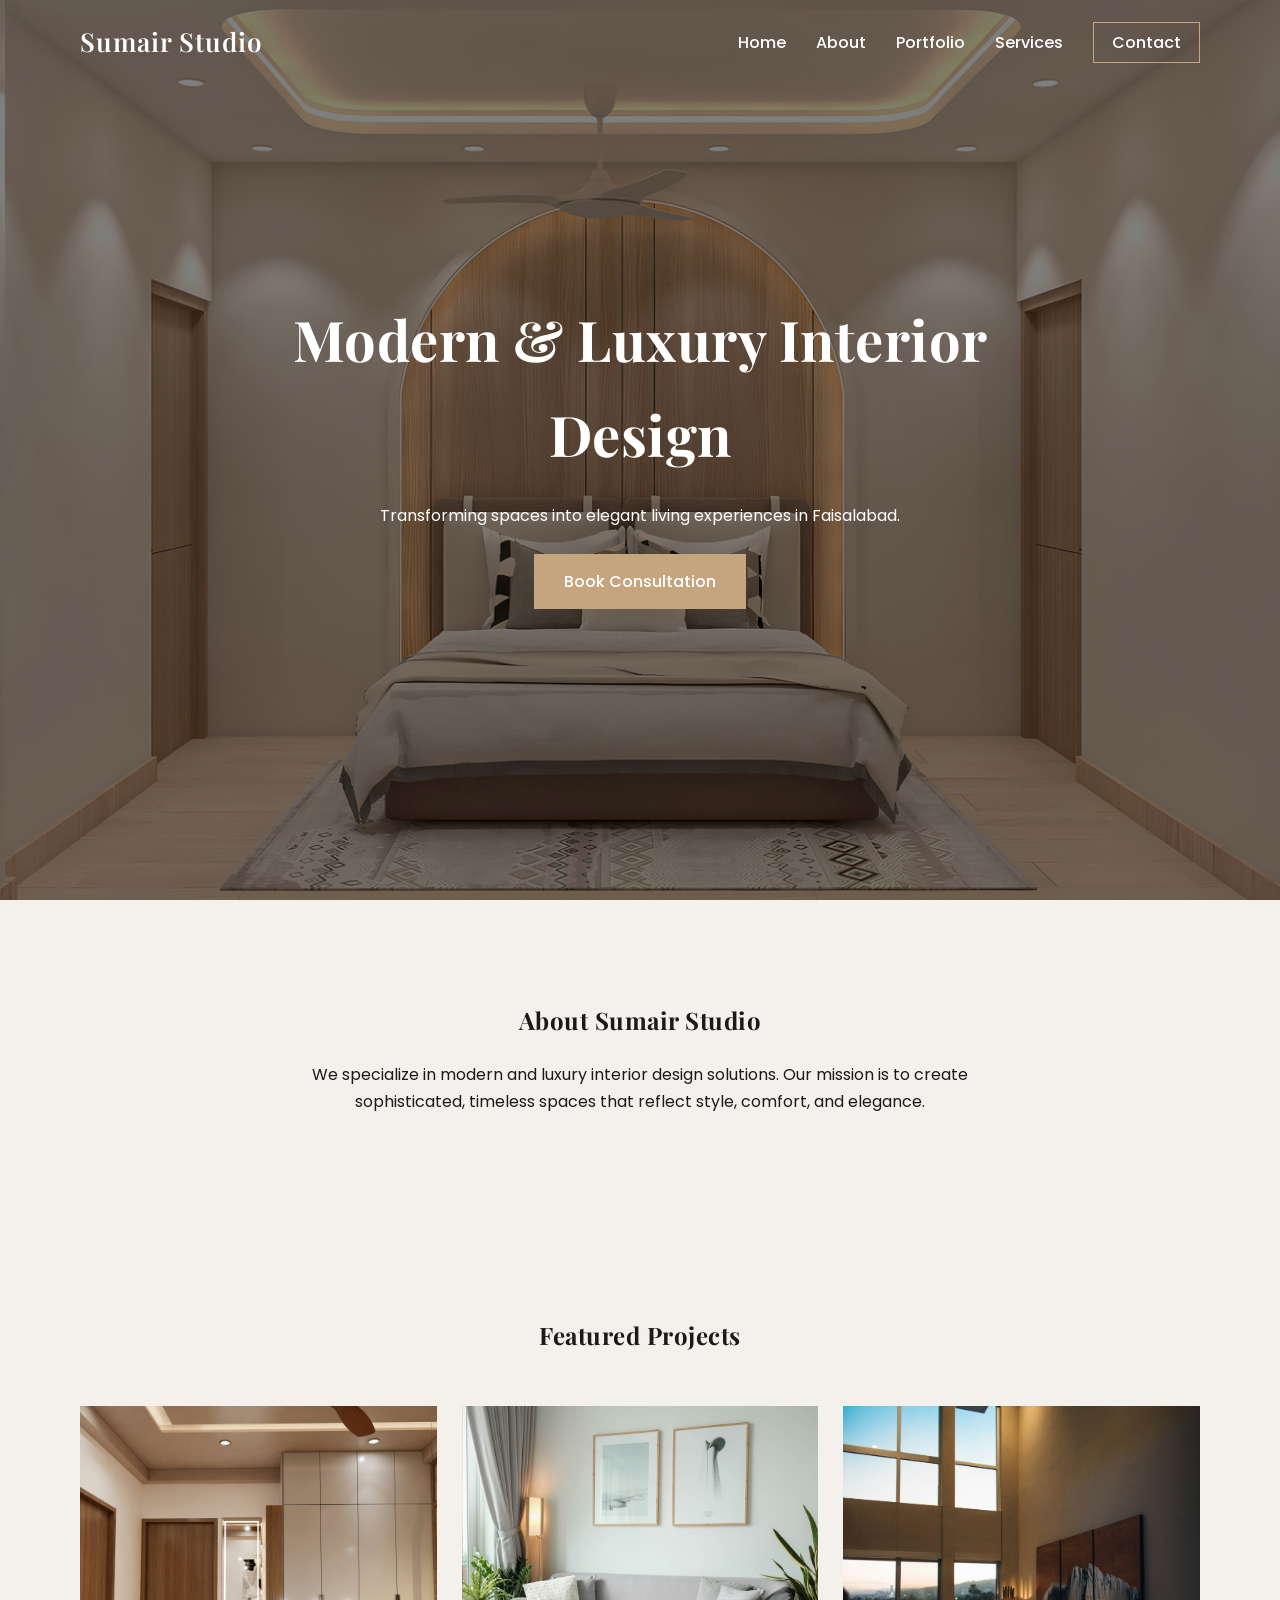
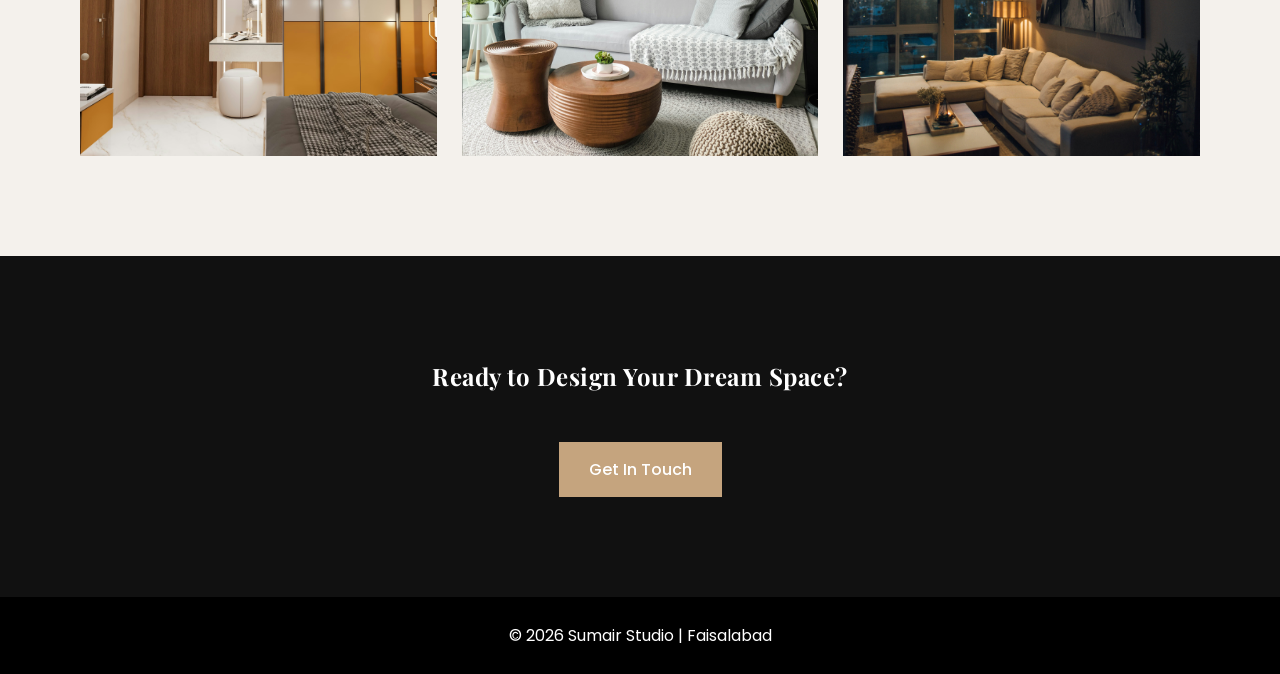
<file: index.html>
<!DOCTYPE html>
<html lang="en">
<head>
    <meta charset="UTF-8">
    <title>Sumair Studio | Interior Design</title>
    <link rel="stylesheet" href="css/style.css">
    <link href="https://fonts.googleapis.com/css2?family=Playfair+Display:wght@500;600;700&family=Poppins:wght@300;400;500&display=swap" rel="stylesheet">
    <script src="js/script.js"></script>

</head>
<body>

    <!-- Navbar -->
    <header>
        <div class="logo" style="color: white;">Sumair Studio</div>
        <nav>
            <ul>
                <li><a href="index.html">Home</a></li>
                <li><a href="about.html">About</a></li>
                <li><a href="portfolio.html">Portfolio</a></li>
                <li><a href="services.html">Services</a></li>
                <li><a href="contact.html" class="btn">Contact</a></li>
            </ul>
        </nav>
    </header>

    <!-- Hero Section -->
    <section class="hero">
        <div class="overlay"></div>
        <div class="hero-content">
            <h1>Modern & Luxury Interior Design</h1>
            <p>Transforming spaces into elegant living experiences in Faisalabad.</p>
            <a href="#" class="cta-btn">Book Consultation</a>
        </div>
    </section>

    <!-- About Preview -->
    <section class="about-preview reveal">

        <h2>About Sumair Studio</h2>
        <p>
            We specialize in modern and luxury interior design solutions.
            Our mission is to create sophisticated, timeless spaces that
            reflect style, comfort, and elegance.
        </p>
    </section>

    <!-- Featured Projects -->
    <section class="projects">
        <h2>Featured Projects</h2>
        <div class="project-grid">
            <div class="project-item project1"></div>
            <div class="project-item project2"></div>
            <div class="project-item project3"></div>
        </div>
    </section>

    <!-- Call To Action -->
    <section class="cta-section">
        <h2>Ready to Design Your Dream Space?</h2>
        <a href="contact.html" class="cta-btn">Get In Touch</a>
    </section>

    <!-- Footer -->
    <footer>
        <p>© 2026 Sumair Studio | Faisalabad</p>
    </footer>

</body>
</html>
</file>
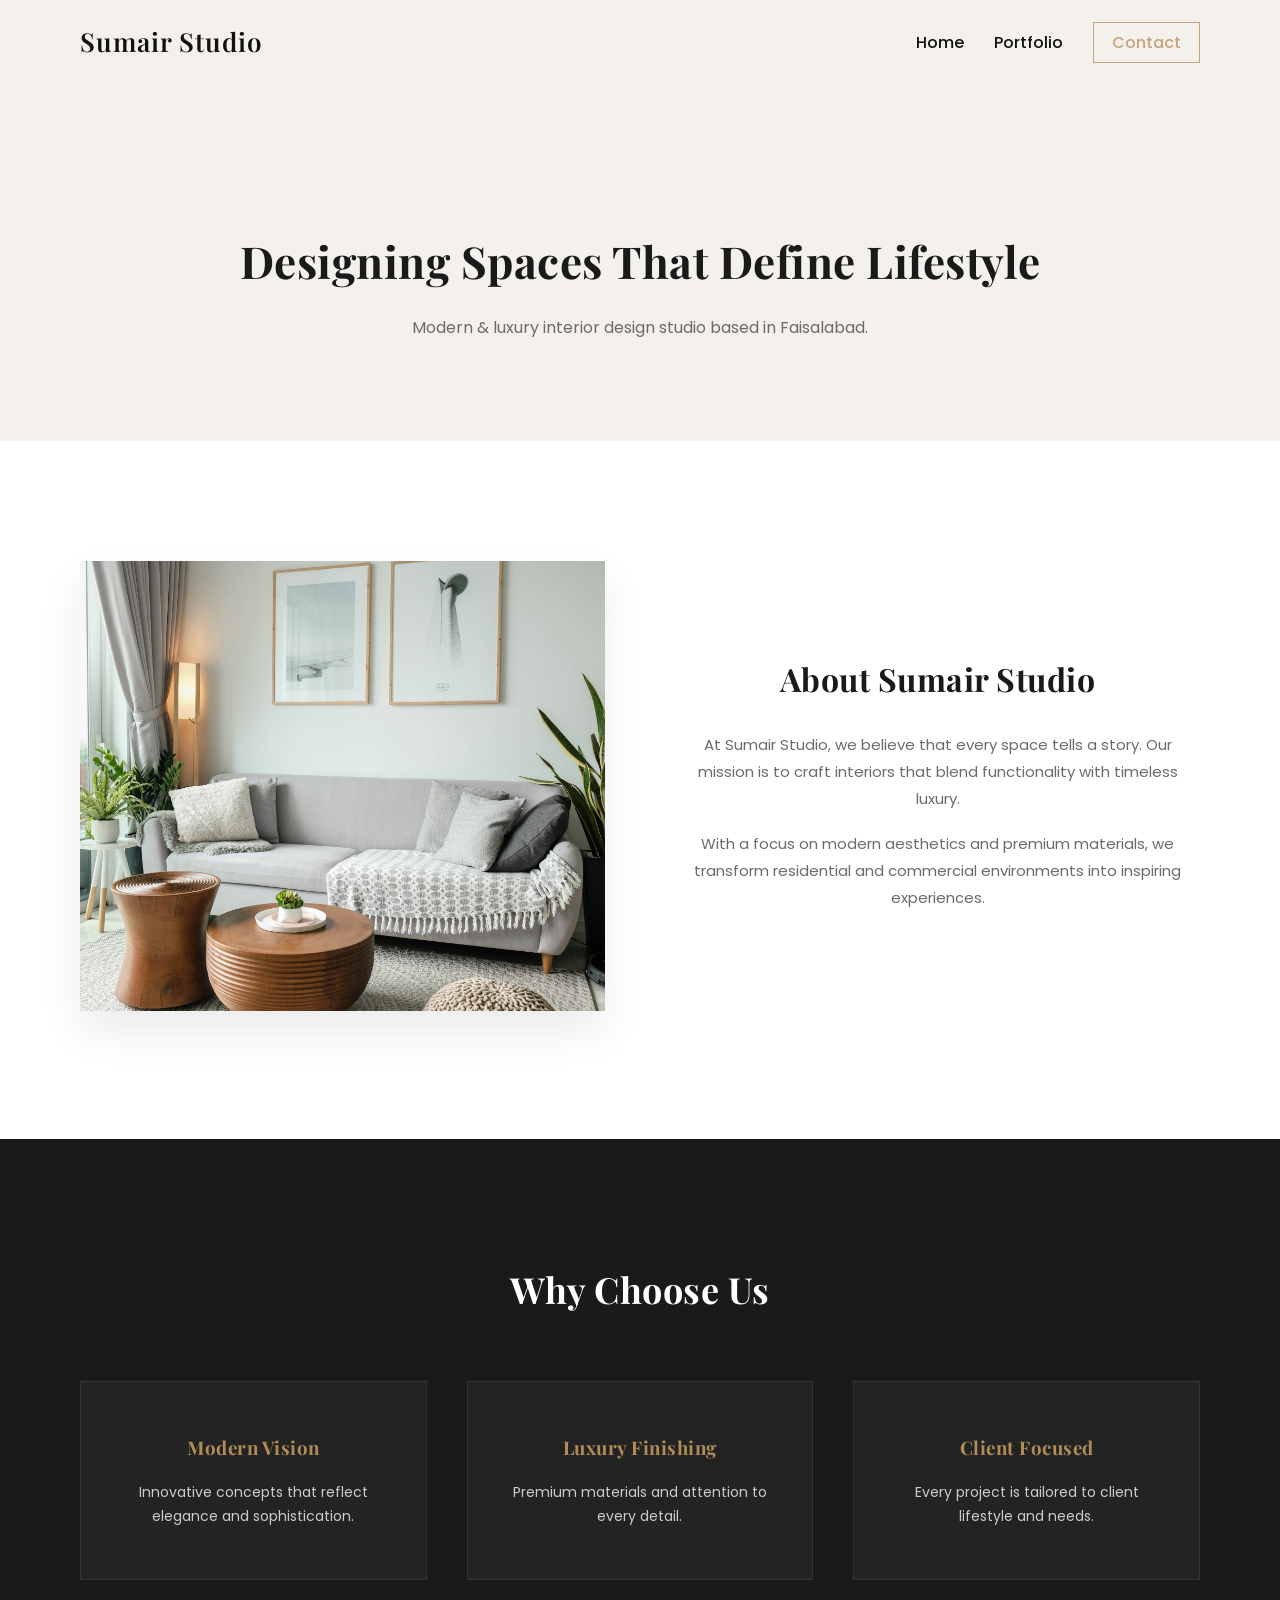
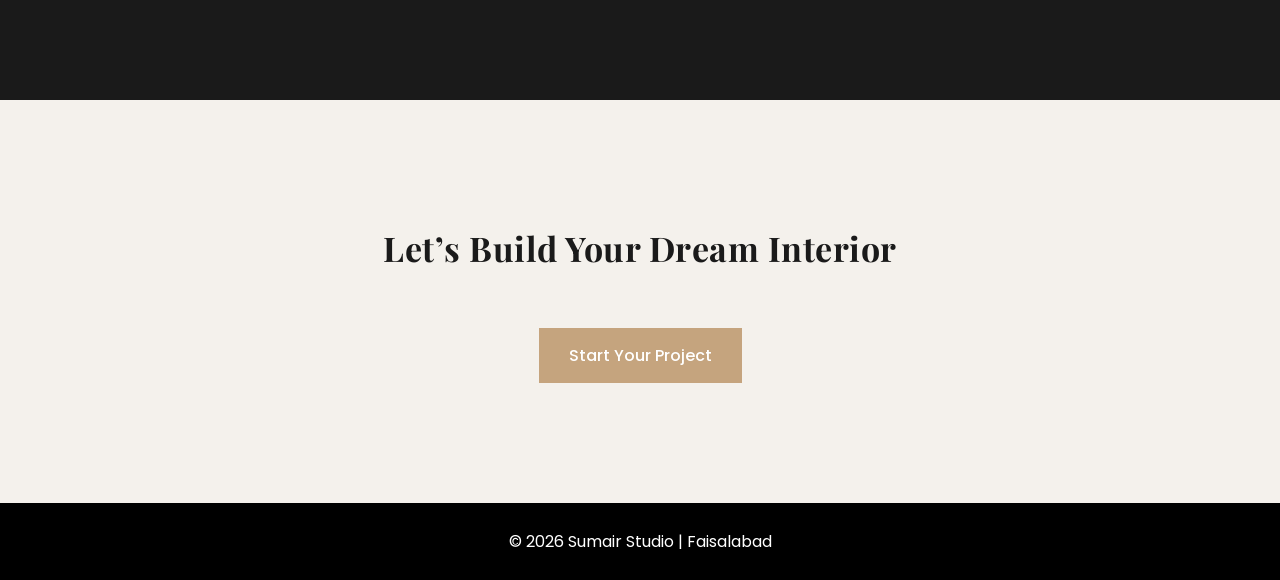
<file: about.html>
<!DOCTYPE html>
<html lang="en">
<head>
    <meta charset="UTF-8">
    <title>About | Sumair Studio</title>
    <link rel="stylesheet" href="css/style.css">
    <link href="https://fonts.googleapis.com/css2?family=Playfair+Display:wght@500;600;700&family=Poppins:wght@300;400;500&display=swap" rel="stylesheet">
    <script src="js/script.js"></script>

</head>
<body>

    <!-- Header -->
    <header class="normal-header">
        <div class="logo dark">Sumair Studio</div>
        <nav>
            <ul>
                <li><a href="index.html" class="dark-link">Home</a></li>
                <li><a href="portfolio.html" class="dark-link">Portfolio</a></li>
                <li><a href="contact.html" class="btn dark-btn">Contact</a></li>
            </ul>
        </nav>
    </header>

    <!-- About Hero -->
    <section class="about-hero">
        <h1>Designing Spaces That Define Lifestyle</h1>
        <p>Modern & luxury interior design studio based in Faisalabad.</p>
    </section>

    <!-- Designer Section -->
    <section class="about-content">
        <div class="about-grid">
            <div class="about-image">
                <img src="images/project2.jpg" alt="Interior Design">
            </div>
            <div class="about-text">
                <h2>About Sumair Studio</h2>
                <p>
                    At Sumair Studio, we believe that every space tells a story.
                    Our mission is to craft interiors that blend functionality
                    with timeless luxury.
                </p>
                <p>
                    With a focus on modern aesthetics and premium materials,
                    we transform residential and commercial environments into
                    inspiring experiences.
                </p>
            </div>
        </div>
    </section>

    <!-- Why Choose Us -->
    <section class="why-section">
        <h2>Why Choose Us</h2>
        <div class="why-grid">
            <div class="why-card">
                <h3>Modern Vision</h3>
                <p>Innovative concepts that reflect elegance and sophistication.</p>
            </div>
            <div class="why-card">
                <h3>Luxury Finishing</h3>
                <p>Premium materials and attention to every detail.</p>
            </div>
            <div class="why-card">
                <h3>Client Focused</h3>
                <p>Every project is tailored to client lifestyle and needs.</p>
            </div>
        </div>
    </section>

    <!-- CTA -->
    <section class="about-cta">
        <h2>Let’s Build Your Dream Interior</h2>
        <a href="contact.html" class="cta-btn">Start Your Project</a>
    </section>

    <footer>
        <p>© 2026 Sumair Studio | Faisalabad</p>
    </footer>

</body>
</html>
</file>
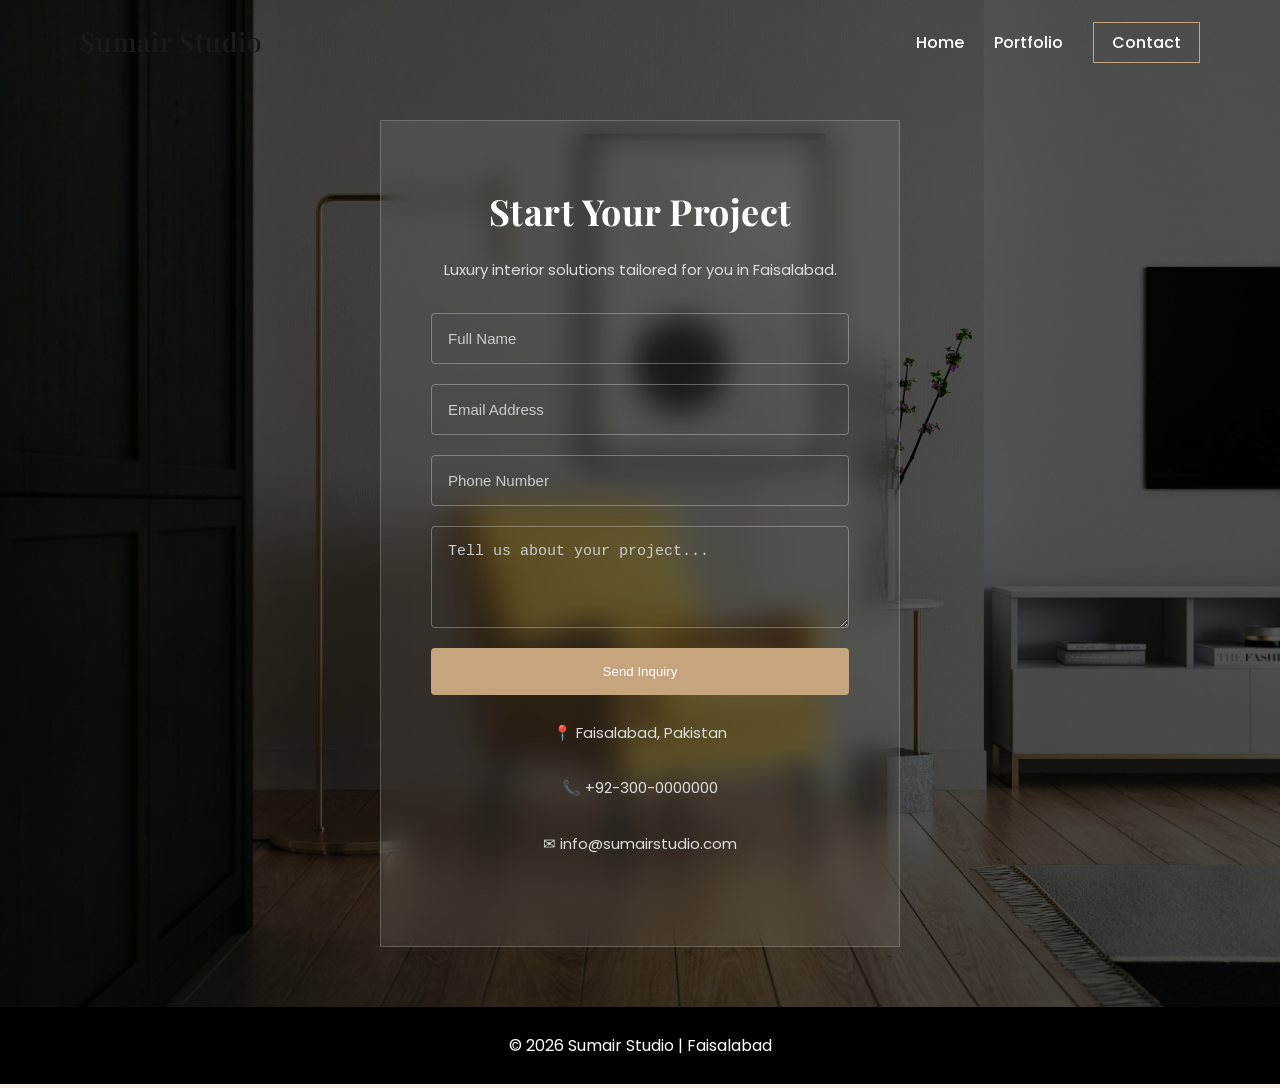
<file: contact.html>
<!DOCTYPE html>
<html lang="en">
<head>
    <meta charset="UTF-8">
    <title>Contact | Sumair Studio</title>
    <link rel="stylesheet" href="css/style.css">
    <link href="https://fonts.googleapis.com/css2?family=Playfair+Display:wght@500;600;700&family=Poppins:wght@300;400;500&display=swap" rel="stylesheet">
    <script src="js/script.js"></script>

</head>
<body>

    <!-- Transparent Header -->
    <header>
        <div class="logo">Sumair Studio</div>
        <nav>
            <ul>
                <li><a href="index.html">Home</a></li>
                <li><a href="portfolio.html">Portfolio</a></li>
                <li><a href="contact.html" class="btn">Contact</a></li>
            </ul>
        </nav>
    </header>

    <!-- Premium Contact Section -->
    <section class="premium-contact">

        <div class="contact-overlay"></div>

        <div class="contact-box">
            <h1>Start Your Project</h1>
            <p>Luxury interior solutions tailored for you in Faisalabad.</p>

            <form class="contact-form">
                <input type="text" placeholder="Full Name" required>
                <input type="email" placeholder="Email Address" required>
                <input type="tel" placeholder="Phone Number" required>
                <textarea placeholder="Tell us about your project..." rows="4"></textarea>
                <button type="submit">Send Inquiry</button>
            </form>

            <div class="contact-details">
                <p>📍 Faisalabad, Pakistan</p>
                <p>📞 +92-300-0000000</p>
                <p>✉ info@sumairstudio.com</p>
            </div>
        </div>

    </section>

    <footer>
        <p>© 2026 Sumair Studio | Faisalabad</p>
    </footer>

</body>
</html>
</file>
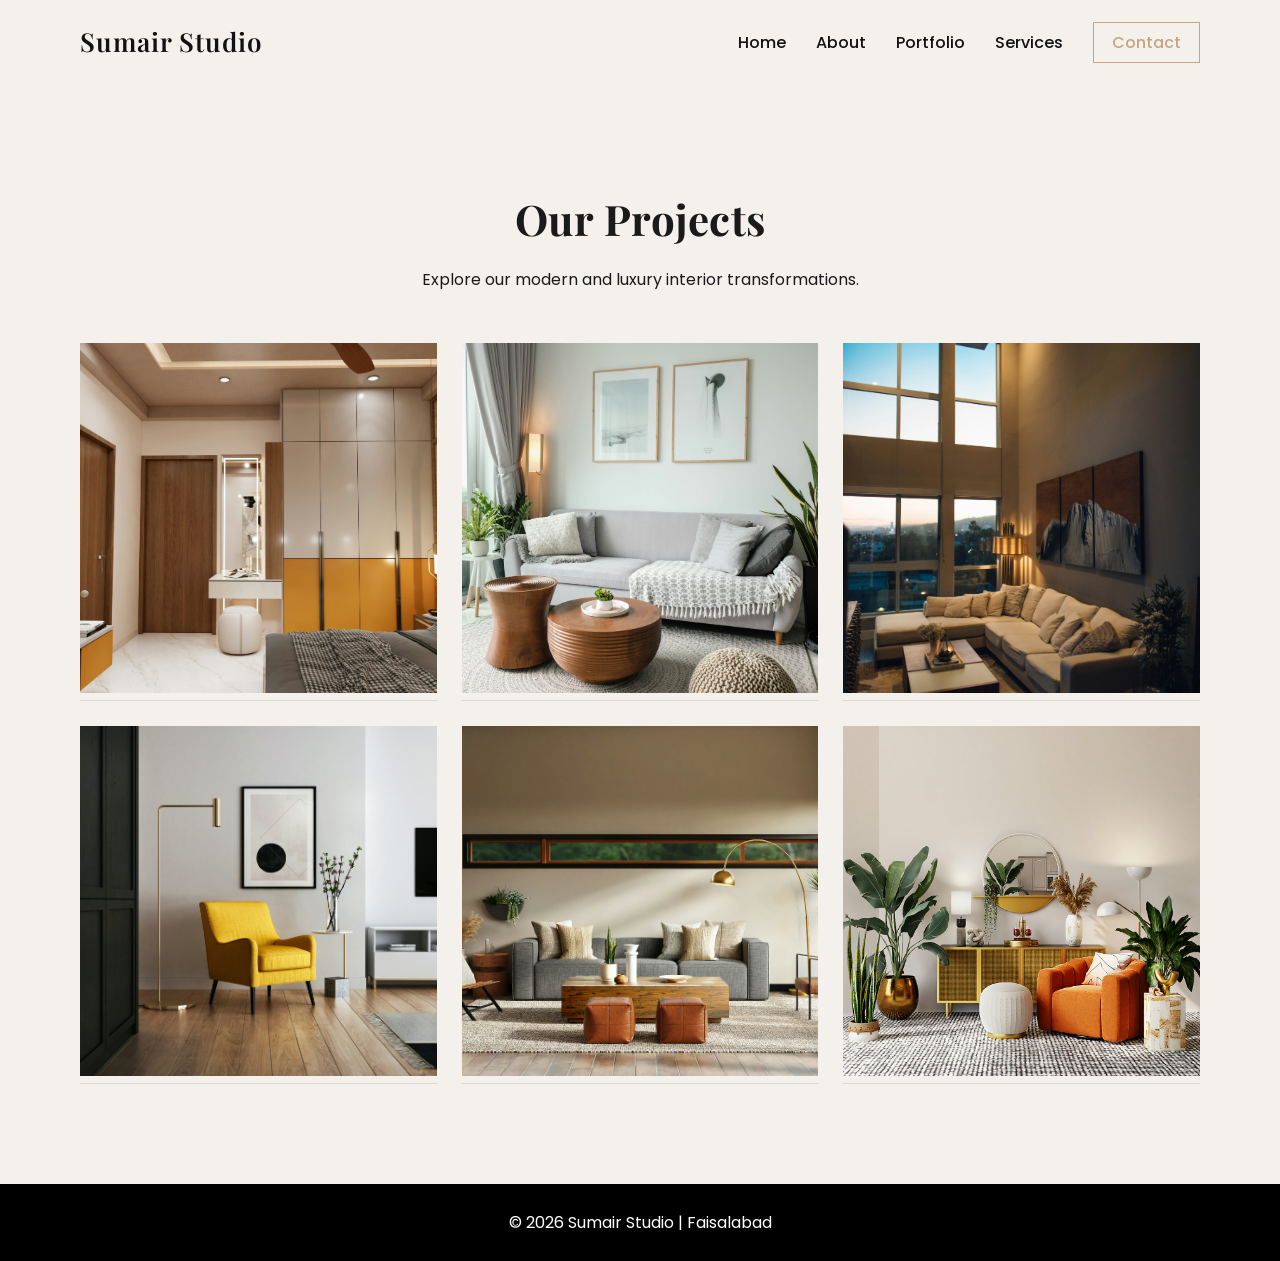
<file: portfolio.html>
<!DOCTYPE html>
<html lang="en">
<head>
    <meta charset="UTF-8">
    <title>Portfolio | Sumair Studio</title>
    <link rel="stylesheet" href="css/style.css">
    <link href="https://fonts.googleapis.com/css2?family=Playfair+Display:wght@500;600;700&family=Poppins:wght@300;400;500&display=swap" rel="stylesheet">
    <script src="js/script.js"></script>

</head>
<body>

<header class="normal-header">
    <div class="logo dark">Sumair Studio</div>
    <nav>
        <ul>
            <li><a href="index.html" class="dark-link">Home</a></li>
            <li><a href="about.html" class="dark-link">About</a></li>
            <li><a href="portfolio.html" class="dark-link">Portfolio</a></li>
            <li><a href="services.html" class="dark-link">Services</a></li>
            <li><a href="contact.html" class="btn dark-btn">Contact</a></li>
        </ul>
    </nav>
</header>

<section class="portfolio-section">
    <h1>Our Projects</h1>
    <p>Explore our modern and luxury interior transformations.</p>

    <div class="portfolio-grid">

        <div class="portfolio-item">
            <img src="images/project1.jpg">
            <div class="portfolio-overlay">
                <h3>Luxury Living Room</h3>
            </div>
        </div>

        <div class="portfolio-item">
            <img src="images/project2.jpg">
            <div class="portfolio-overlay">
                <h3>Modern Bedroom</h3>
            </div>
        </div>

        <div class="portfolio-item">
            <img src="images/project3.jpg">
            <div class="portfolio-overlay">
                <h3>Contemporary Kitchen</h3>
            </div>
        </div>

        <div class="portfolio-item">
            <img src="images/project4.jpg">
            <div class="portfolio-overlay">
                <h3>Office Interior</h3>
            </div>
        </div>

        <div class="portfolio-item">
            <img src="images/project5.jpg">
            <div class="portfolio-overlay">
                <h3>Luxury Lounge</h3>
            </div>
        </div>

        <div class="portfolio-item">
            <img src="images/project6.jpg">
            <div class="portfolio-overlay">
                <h3>Dining Area</h3>
            </div>
        </div>

    </div>
</section>

<footer>
    <p>© 2026 Sumair Studio | Faisalabad</p>
</footer>

</body>
</html>
</file>
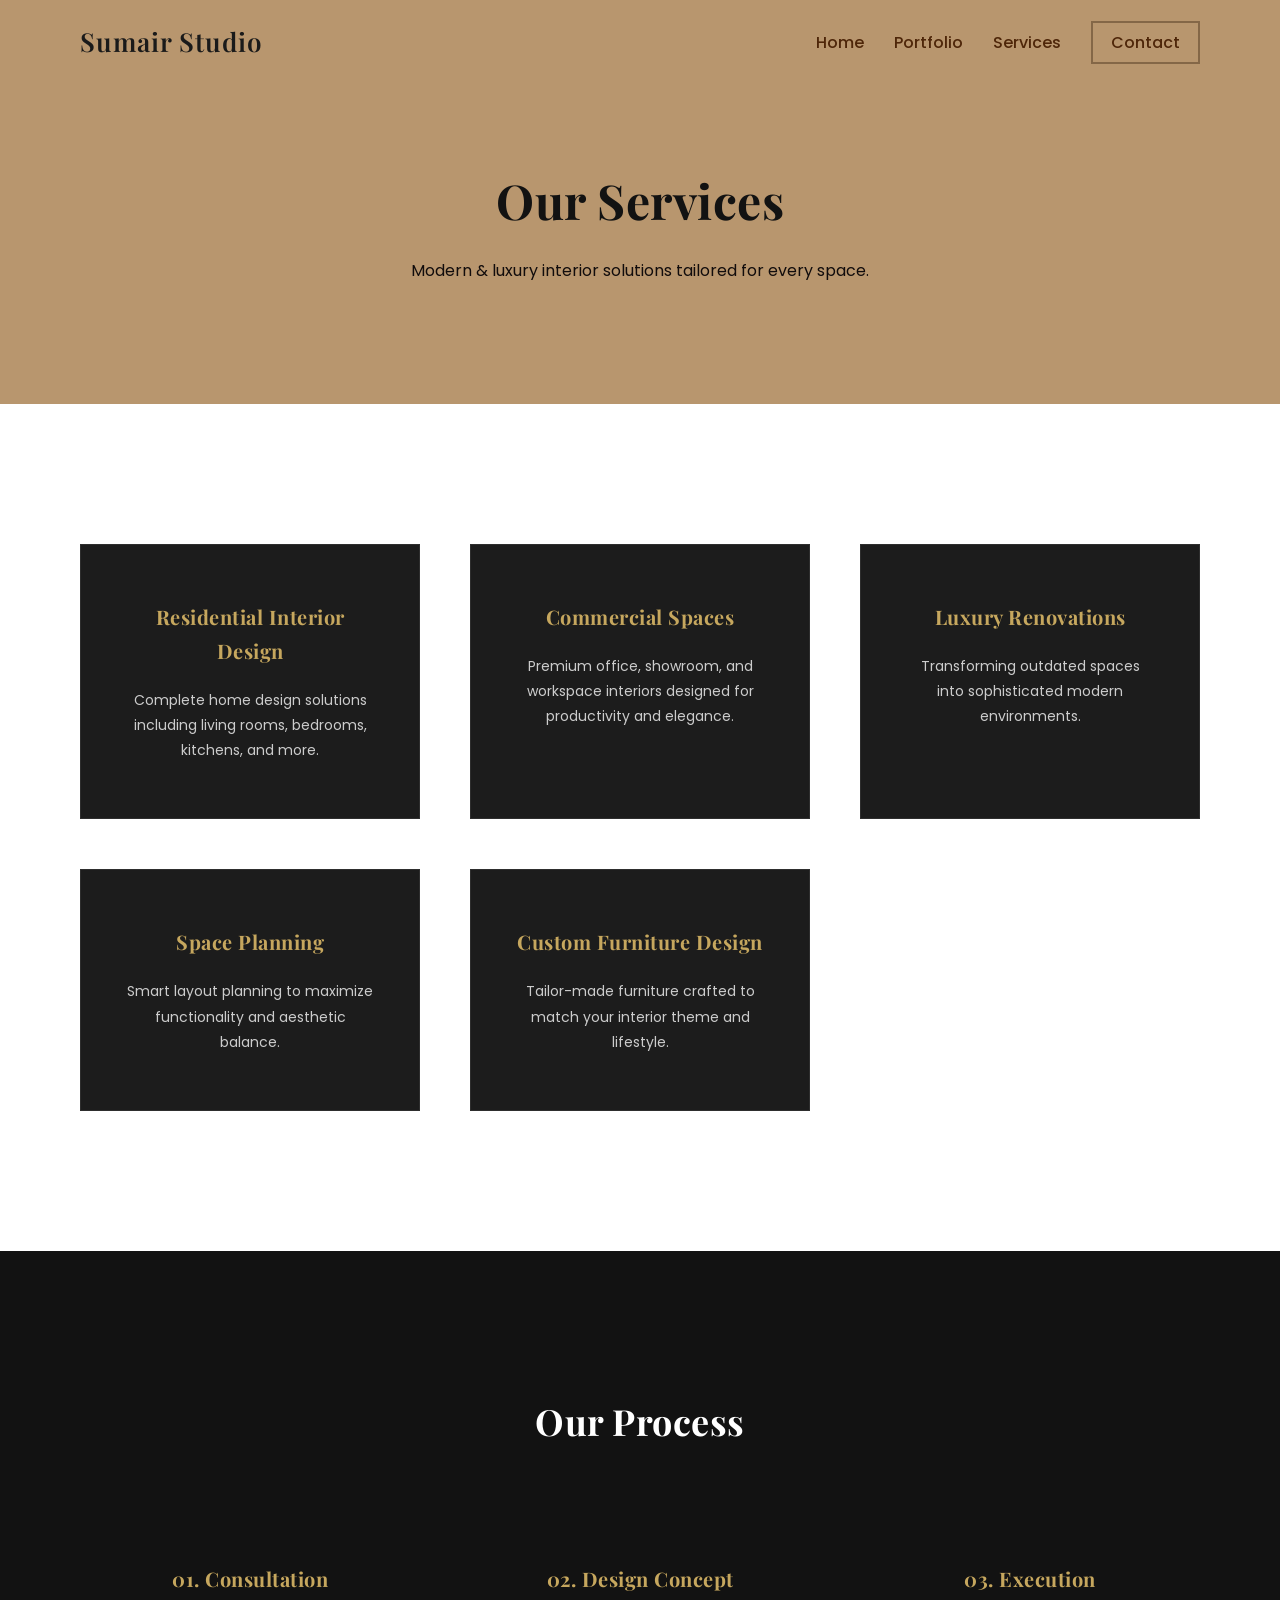
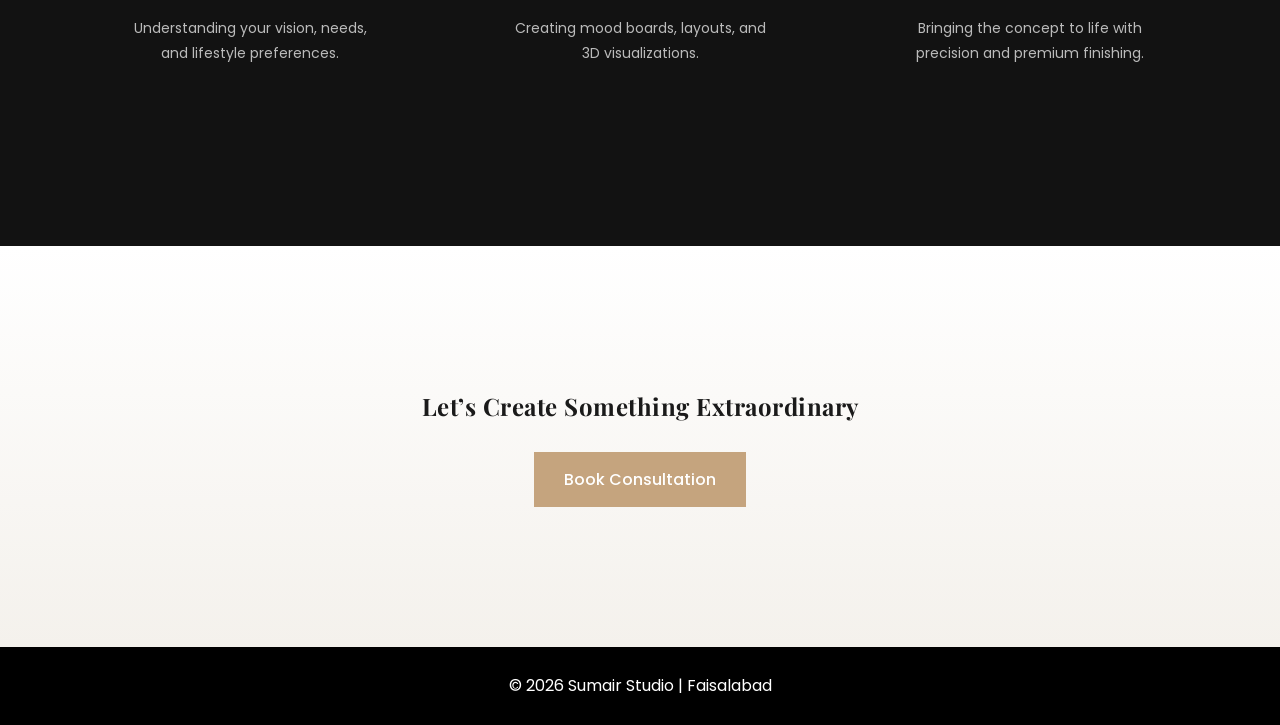
<file: services.html>
<!DOCTYPE html>
<html lang="en">
<head>
    <meta charset="UTF-8">
    <title>Services | Sumair Studio</title>

    <!-- Luxury Fonts -->
    <link href="https://fonts.googleapis.com/css2?family=Playfair+Display:wght@500;600;700&family=Poppins:wght@300;400;500&display=swap" rel="stylesheet">

    <link rel="stylesheet" href="css/style.css">
</head>
<body>

    <!-- Header -->
    <header>
        <div class="logo">Sumair Studio</div>
        <nav>
            <ul>
                <li><a style="color: rgb(78, 38, 9);"  href="index.html">Home</a></li>
                <li><a style="color: rgb(78, 38, 9);"   href="portfolio.html">Portfolio</a></li>
                <li><a style="color: rgb(78, 38, 9);"  href="services.html">Services</a></li>
                <li><a style="color: rgb(78, 38, 9); border: 2px solid #846747;" href="contact.html" class="btn">Contact</a></li>
            </ul>
        </nav>
    </header>

    <!-- Hero -->
    <section class="services-hero">
        <h1>Our Services</h1>
        <p>Modern & luxury interior solutions tailored for every space.</p>
    </section>

    <!-- Services Grid -->
    <section class="services-section reveal">
        <div class="services-grid">

            <div class="service-card">
                <h3>Residential Interior Design</h3>
                <p>Complete home design solutions including living rooms, bedrooms, kitchens, and more.</p>
            </div>

            <div class="service-card">
                <h3>Commercial Spaces</h3>
                <p>Premium office, showroom, and workspace interiors designed for productivity and elegance.</p>
            </div>

            <div class="service-card">
                <h3>Luxury Renovations</h3>
                <p>Transforming outdated spaces into sophisticated modern environments.</p>
            </div>

            <div class="service-card">
                <h3>Space Planning</h3>
                <p>Smart layout planning to maximize functionality and aesthetic balance.</p>
            </div>

            <div class="service-card">
                <h3>Custom Furniture Design</h3>
                <p>Tailor-made furniture crafted to match your interior theme and lifestyle.</p>
            </div>

        </div>
    </section>

    <!-- Process Section -->
    <section class="process-section">
        <h2>Our Process</h2>

        <div class="process-grid">

            <div class="process-step">
                <h3>01. Consultation</h3>
                <p>Understanding your vision, needs, and lifestyle preferences.</p>
            </div>

            <div class="process-step">
                <h3>02. Design Concept</h3>
                <p>Creating mood boards, layouts, and 3D visualizations.</p>
            </div>

            <div class="process-step">
                <h3>03. Execution</h3>
                <p>Bringing the concept to life with precision and premium finishing.</p>
            </div>

        </div>
    </section>

    <!-- CTA -->
    <section class="services-cta">
        <h2>Let’s Create Something Extraordinary</h2>
        <a href="contact.html" class="cta-btn">Book Consultation</a>
    </section>

    <footer>
        <p>© 2026 Sumair Studio | Faisalabad</p>
    </footer>

    <script src="js/script.js"></script>

</body>
</html>
</file>
<file: css/style.css>
/* Reset */
* {
    margin: 0;
    padding: 0;
    box-sizing: border-box;
}

body {
    font-family: 'Poppins', sans-serif;
    background-color: #f4f1ec;
    color: #1a1a1a;
    line-height: 1.7;
}

h1, h2, h3 {
    font-family: 'Playfair Display', serif;
    letter-spacing: 0.5px;
}



/* Navbar */
header {
    display: flex;
    justify-content: space-between;
    align-items: center;
    padding: 20px 80px;
    position: absolute;
    width: 100%;
    z-index: 10;
}

.logo {
    font-family: 'Playfair Display', serif;
    font-size: 26px;
    font-weight: 600;
    letter-spacing: 1px;
}


nav ul {
    list-style: none;
    display: flex;
    gap: 30px;
}

nav a {
    text-decoration: none;
    color: white;
    font-weight: 500;
    transition: 0.3s;
}

nav a:hover {
    color: #C5A47E;
}

.btn {
    padding: 8px 18px;
    border: 1px solid #C5A47E;
}

.btn:hover {
    background-color: #C5A47E;
    color: white;
}

/* Hero */
.hero {
    height: 100vh;
    background: url('../images/hero.jpg') no-repeat center center/cover;
    position: relative;
    display: flex;
    align-items: center;
    justify-content: center;
    text-align: center;
}

.overlay {
    position: absolute;
    width: 100%;
    height: 100%;
    background: rgba(0,0,0,0.5);
}

.hero-content {
    position: relative;
    color: white;
    max-width: 700px;
}

.hero-content h1 {
    font-size: 56px;
    margin-bottom: 20px;
}

.cta-btn {
    display: inline-block;
    margin-top: 25px;
    padding: 14px 30px;
    background-color: #C5A47E;
    color: white;
    text-decoration: none;
    font-weight: 500;
    transition: 0.3s;
}

.cta-btn:hover {
    background-color: #a88a64;
}

/* Sections */
section {
    padding: 100px 80px;
    text-align: center;
}

.about-preview p {
    max-width: 700px;
    margin: 20px auto 0;
}

/* Projects */
.project-grid {
    display: grid;
    grid-template-columns: repeat(3, 1fr);
    gap: 25px;
    margin-top: 50px;
}

.project-item {
    height: 350px;
    background-size: cover;
    background-position: center;
    transition: transform 0.4s ease;
}

.project-item:hover {
    transform: scale(1.05);
}

.project1 {
    background-image: url('../images/project1.jpg');
}

.project2 {
    background-image: url('../images/project2.jpg');
}

.project3 {
    background-image: url('../images/project3.jpg');
}

/* CTA Section */
.cta-section {
    background-color: #111;
    color: white;
}

.cta-section h2 {
    margin-bottom: 20px;
}

/* Footer */
footer {
    text-align: center;
    padding: 25px;
    background-color: #000;
    color: white;
}




/* Dark Header Version */
.normal-header {
    position: static;
    padding: 20px 80px;
}

.dark {
    color: #111;
}

.dark-link {
    color: #111;
}

.dark-link:hover {
    color: #C5A47E;
}

.dark-btn {
    border: 1px solid #C5A47E;
    color: #C5A47E;
}

/* Portfolio Page */
.portfolio-section {
    padding: 100px 80px;
    text-align: center;
}

.portfolio-section h1 {
    font-size: 42px;
    margin-bottom: 10px;
}

.portfolio-section p {
    margin-bottom: 50px;
}

.portfolio-grid {
    display: grid;
    grid-template-columns: repeat(3, 1fr);
    gap: 25px;
}

.portfolio-item {
    position: relative;
    overflow: hidden;
}

.portfolio-item img {
    width: 100%;
    height: 350px;
    object-fit: cover;
    transition: 0.4s;
}

.portfolio-overlay {
    position: absolute;
    bottom: 0;
    width: 100%;
    background: rgba(0,0,0,0.6);
    color: white;
    padding: 15px;
    text-align: center;
    transform: translateY(100%);
    transition: 0.4s;
}

.portfolio-item:hover img {
    transform: scale(1.1);
}

.portfolio-item:hover .portfolio-overlay {
    transform: translateY(0);
}




/* ============================= */
/* ===== PREMIUM CONTACT ======= */
/* ============================= */

.premium-contact {
    position: relative;
    min-height: 100vh;
    background: url('../images/project4.jpg') no-repeat center center/cover;
    display: flex;
    justify-content: center;
    align-items: center;
    padding: 120px 20px 60px; /* space for header */
}

/* Dark overlay */
.contact-overlay {
    position: absolute;
    width: 100%;
    height: 100%;
    background: rgba(0,0,0,0.65);
    top: 0;
    left: 0;
}

/* Glass form box */
.contact-box {
    position: relative;
    background: rgba(255,255,255,0.08);
    backdrop-filter: blur(15px);
    padding: 60px 50px;
    width: 90%;
    max-width: 520px;
    text-align: center;
    color: white;
    border: 1px solid rgba(255,255,255,0.2);
}

/* Heading */
.contact-box h1 {
    font-size: 36px;
    margin-bottom: 15px;
}

/* Sub text */
.contact-box p {
    margin-bottom: 30px;
    color: #ddd;
    font-size: 15px;
}

/* Form layout */
.contact-form {
    display: flex;
    flex-direction: column;
    gap: 20px;
}

/* Inputs & textarea */
.contact-form input,
.contact-form textarea {
    width: 100%;
    padding: 16px;
    border: 1px solid rgba(255,255,255,0.3);
    background: transparent;
    color: white;
    outline: none;
    font-size: 15px;
    border-radius: 4px;
    transition: 0.3s;
}

/* Placeholder color */
.contact-form input::placeholder,
.contact-form textarea::placeholder {
    color: #ccc;
}

/* Focus effect */
.contact-form input:focus,
.contact-form textarea:focus {
    border-color: #C5A47E;
}

/* Button */
.contact-form button {
    padding: 16px;
    background-color: #C5A47E;
    border: none;
    color: white;
    font-weight: 500;
    cursor: pointer;
    transition: 0.3s;
    border-radius: 4px;
}

.contact-form button:hover {
    background-color: #a88a64;
}

/* Contact details */
.contact-details {
    margin-top: 25px;
    font-size: 14px;
    color: #ddd;
}

/* Responsive */
@media (max-width: 768px) {
    .contact-box {
        padding: 40px 30px;
    }

    .contact-box h1 {
        font-size: 28px;
    }
}



/* ============================= */
/* ===== PREMIUM ABOUT PAGE ==== */
/* ============================= */

/* Warm background */
.about-hero {
    padding: 140px 80px 100px;
    text-align: center;
    background-color: #f4f1ec; /* warm ivory */
}

.about-hero h1 {
    font-size: 44px;
    margin-bottom: 15px;
    color: #1a1a1a;
}

.about-hero p {
    color: #6b6b6b;
    font-size: 16px;
}

/* About Content Section */
.about-content {
    padding: 120px 80px;
    background-color: #ffffff;
}

.about-grid {
    display: grid;
    grid-template-columns: 1fr 1fr;
    gap: 70px;
    align-items: center;
}

.about-image img {
    width: 100%;
    height: 450px;
    object-fit: cover;
    box-shadow: 0 20px 40px rgba(0,0,0,0.08);
}

.about-text h2 {
    margin-bottom: 25px;
    font-size: 32px;
    color: #1a1a1a;
}

.about-text p {
    margin-bottom: 18px;
    color: #6b6b6b;
    font-size: 15px;
    line-height: 1.8;
}

/* Dark Luxury Section */
.why-section {
    padding: 120px 80px;
    background-color: #1a1a1a; /* soft charcoal */
    color: white;
    text-align: center;
}

.why-section h2 {
    margin-bottom: 60px;
    font-size: 36px;
}

/* Grid */
.why-grid {
    display: grid;
    grid-template-columns: repeat(3, 1fr);
    gap: 40px;
}

/* Cards */
.why-card {
    background: rgba(255,255,255,0.04);
    padding: 50px 40px;
    border: 1px solid rgba(255,255,255,0.08);
    transition: 0.4s;
}

.why-card h3 {
    margin-bottom: 18px;
    color: #B08D57; /* richer gold */
}

.why-card p {
    color: #ccc;
    font-size: 14px;
}

.why-card:hover {
    transform: translateY(-10px);
    border-color: #B08D57;
}

/* CTA Section */
.about-cta {
    padding: 120px 80px;
    text-align: center;
    background-color: #f4f1ec;
}

.about-cta h2 {
    font-size: 34px;
    margin-bottom: 25px;
    color: #1a1a1a;
}



/* ===== Smooth Reveal Animation ===== */

.reveal {
    opacity: 0;
    transform: translateY(60px);
    transition: all 0.8s ease;
}

.reveal.active {
    opacity: 1;
    transform: translateY(0);
}


/* ============================= */
/* ===== SERVICES PAGE LUX ===== */
/* ============================= */

/* Hero Section */
.services-hero {
    padding: 160px 80px 120px;
    text-align: center;
    background: #b8966e;
}

.services-hero h1 {
    font-size: 48px;
    margin-bottom: 15px;
    color: #121212;
}

.services-hero p {
    color: #110c0c;
    font-size: 16px;
}

/* Services Grid */
.services-section {
    padding: 140px 80px;
    background-color: #ffffff;
}

.services-grid {
    display: grid;
    grid-template-columns: repeat(3, 1fr);
    gap: 50px;
}

/* Dark Luxury Cards */
.service-card {
    background: #1c1c1c;
    color: white;
    padding: 55px 45px;
    border: 1px solid rgba(255,255,255,0.08);
    transition: all 0.4s ease;
}

.service-card h3 {
    margin-bottom: 20px;
    color: #C6A75E; /* richer gold */
    font-size: 20px;
}

.service-card p {
    color: #ccc;
    font-size: 14px;
    line-height: 1.8;
}

/* Hover Effect */
.service-card:hover {
    transform: translateY(-12px);
    background: #242424;
    border-color: #C6A75E;
    box-shadow: 0 20px 40px rgba(0,0,0,0.25);
}

/* Process Section */
.process-section {
    padding: 140px 80px;
    background-color: #121212;
    color: white;
    text-align: center;
}

.process-section h2 {
    margin-bottom: 70px;
    font-size: 36px;
}

.process-grid {
    display: grid;
    grid-template-columns: repeat(3, 1fr);
    gap: 50px;
}

.process-step {
    padding: 40px;
}

.process-step h3 {
    color: #C6A75E;
    margin-bottom: 20px;
    font-size: 20px;
}

.process-step p {
    color: #bbb;
    font-size: 14px;
    line-height: 1.8;
}

/* CTA Section */
.services-cta {
    padding: 140px 80px;
    text-align: center;
    background: linear-gradient(to top, #f4f1ec, #ffffff);
}
</file>
